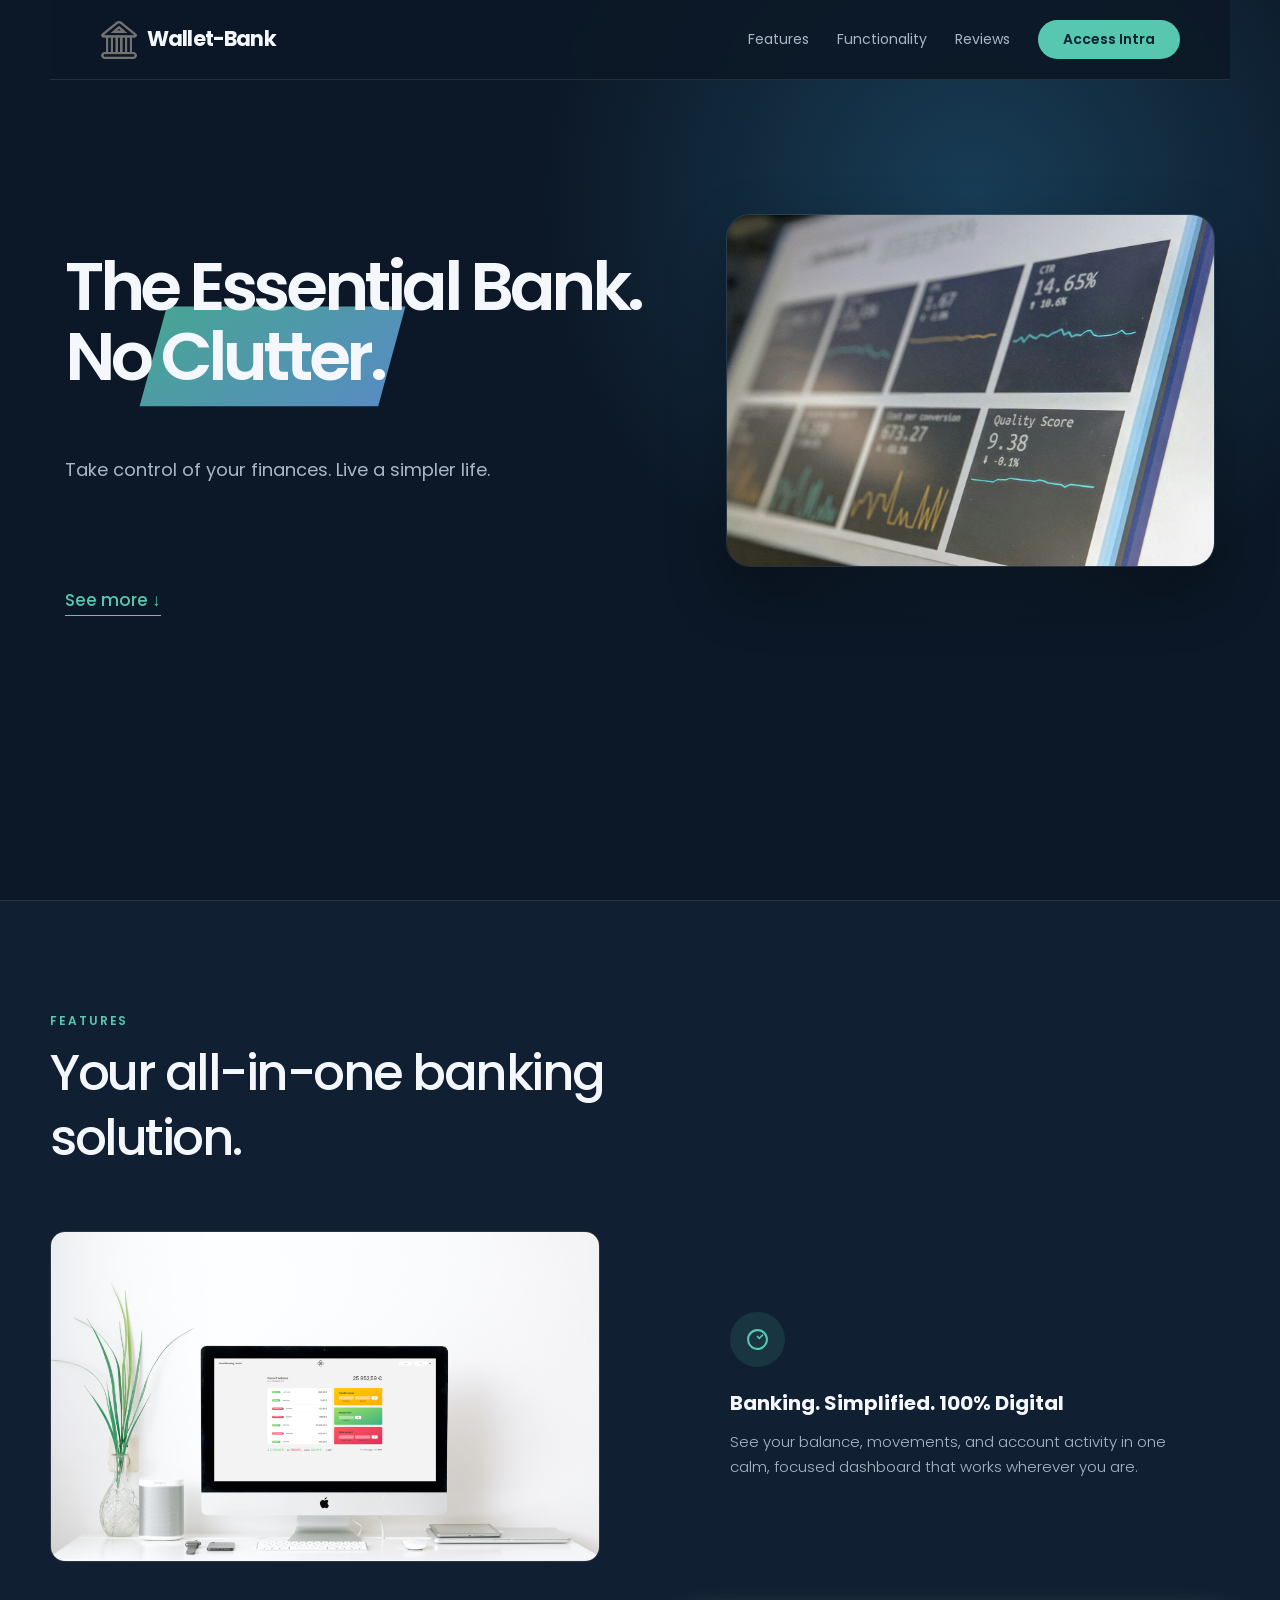
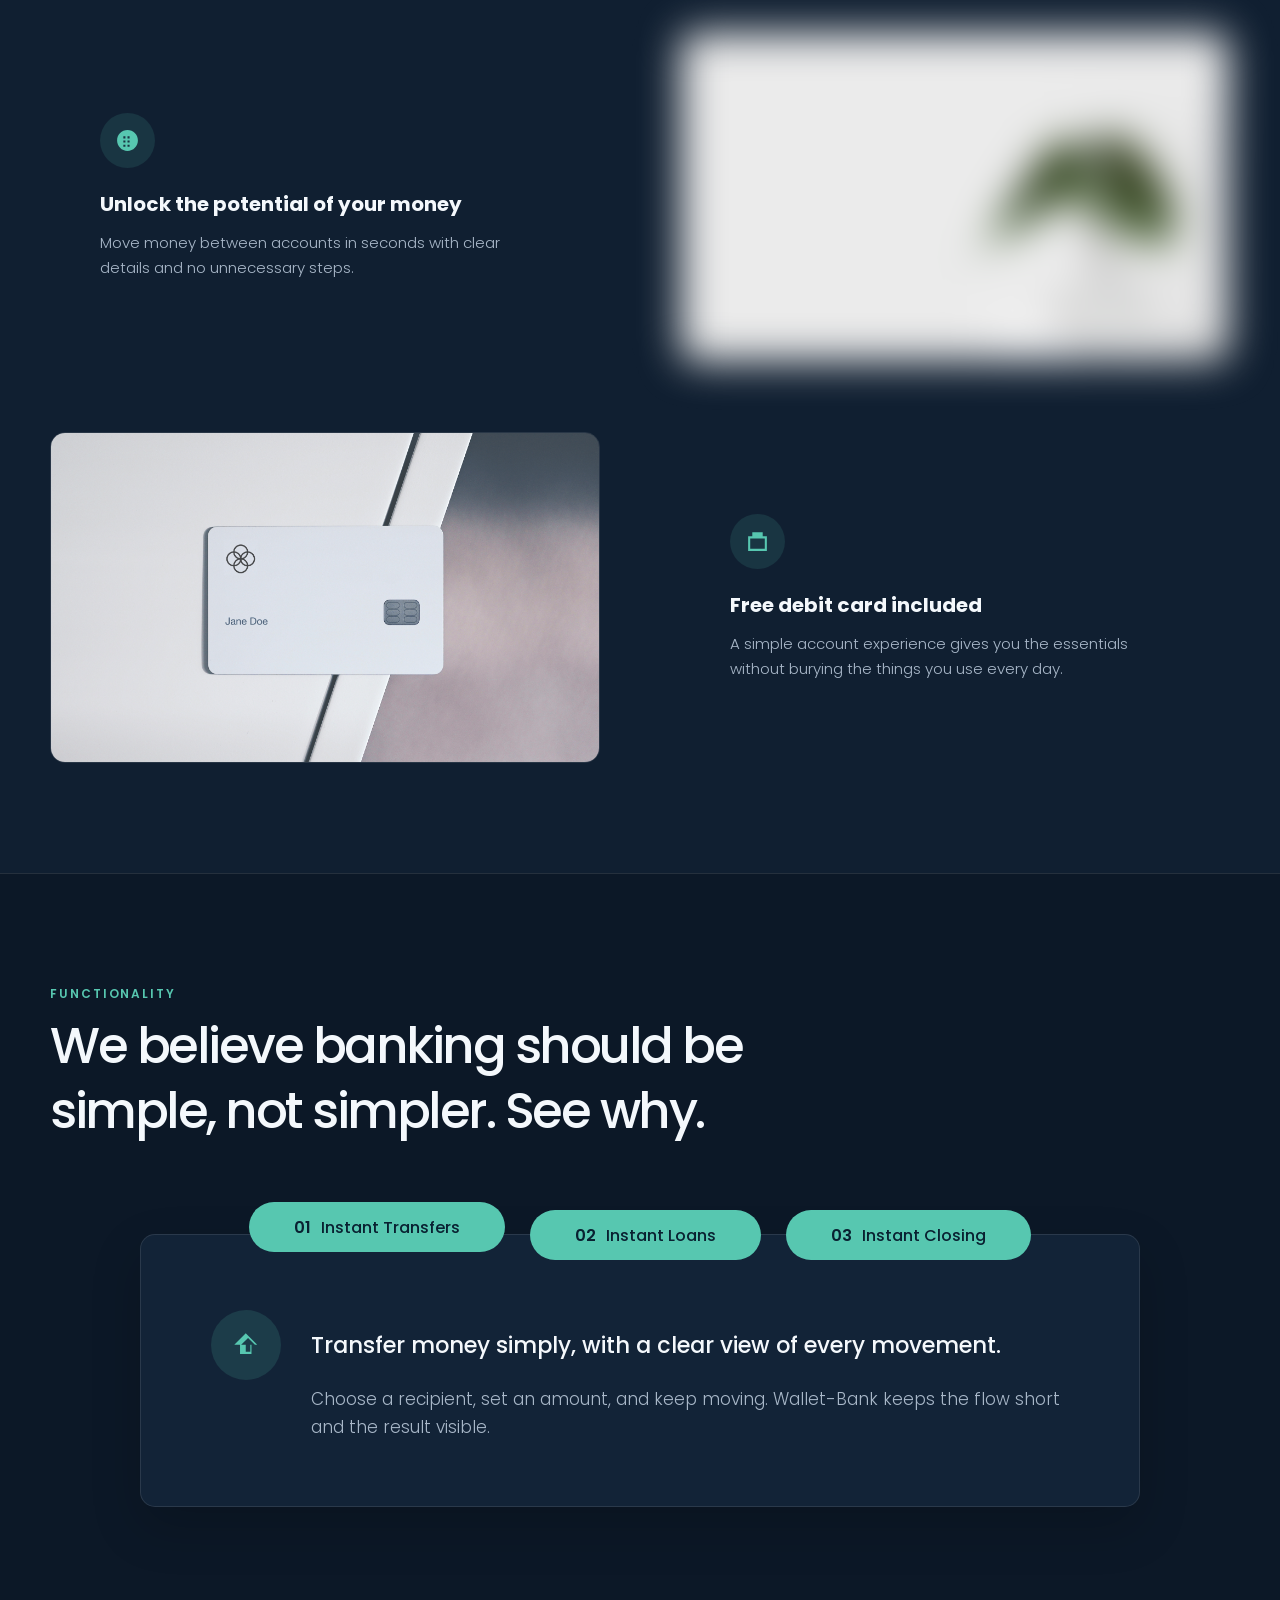
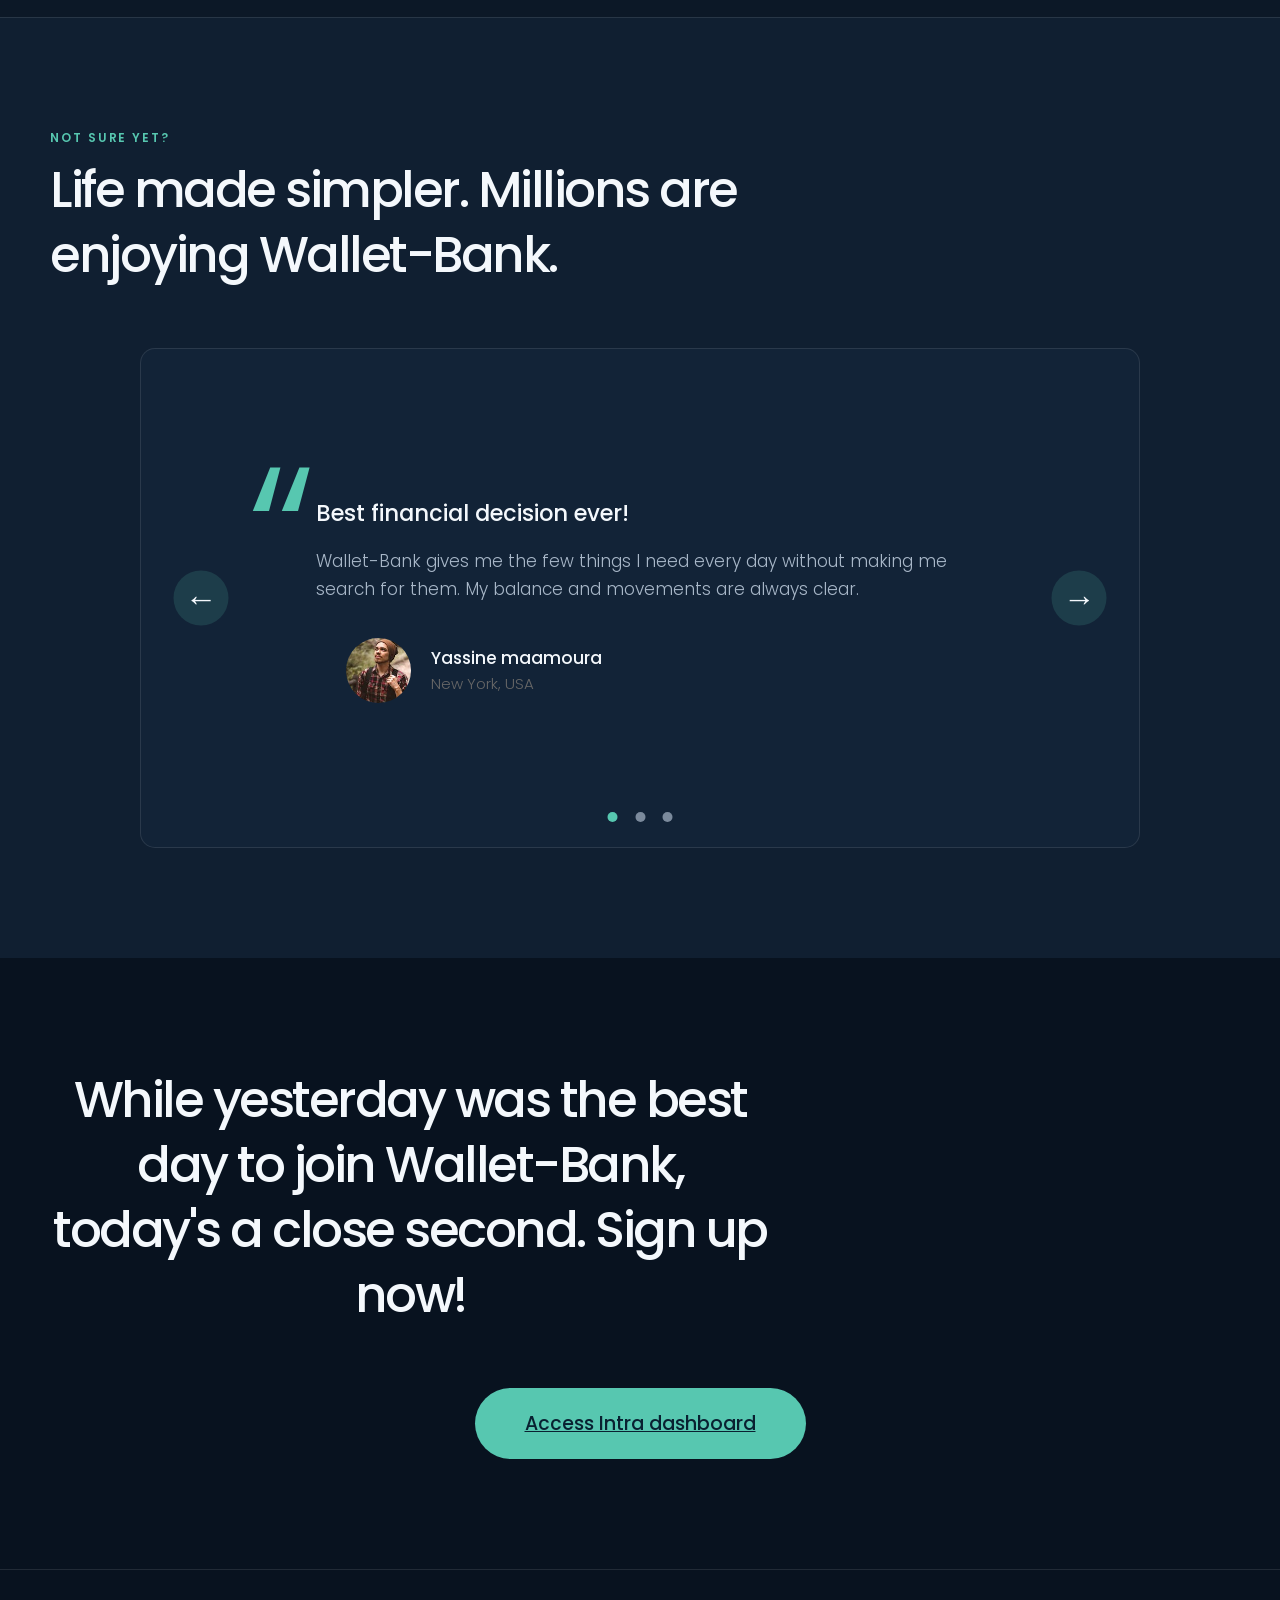
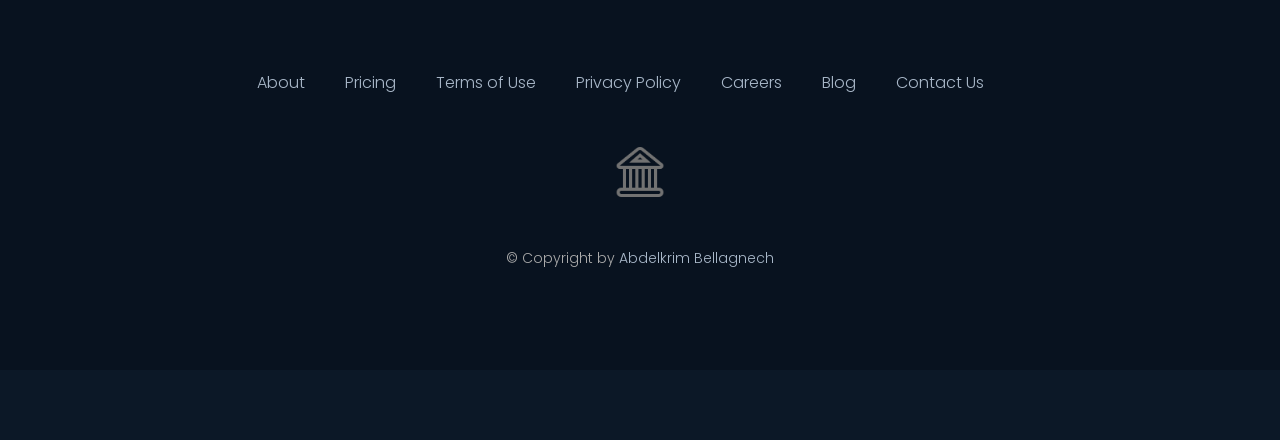
<file: index.html>
<!DOCTYPE html>
<html lang="en">
  <head>
    <meta charset="UTF-8" />
    <meta name="viewport" content="width=device-width, initial-scale=1.0" />
    <meta http-equiv="X-UA-Compatible" content="ie=edge" />
    <link rel="shortcut icon" type="image/png" href="img/logo.png" />

    <link
      href="https://fonts.googleapis.com/css?family=Poppins:300,400,500,600&display=swap"
      rel="stylesheet"
    />
    <link rel="stylesheet" href="style.css" />
    <title>Wallet-Bank</title>
  </head>
  <body>
    <header class="header">
      <nav class="nav">
        <div class="nav__logo-container">
          <img
            src="img/logo.png"
            alt="Wallet-Bank logo"
            class="nav__logo"
            id="logo"
            data-version-number="3.0"
          /><span class="nav__logo-text">Wallet-Bank</span>
        </div>

        <ul class="nav__links">
          <li class="nav__item">
            <a class="nav__link" href="#section--1">Features</a>
          </li>
          <li class="nav__item">
            <a class="nav__link" href="#section--2">Functionality</a>
          </li>
          <li class="nav__item">
            <a class="nav__link" href="#section--3">Reviews</a>
          </li>
          <li class="nav__item">
            <a class="nav__link nav__link--btn" href="Managing_Account_Part/"
              >Access Intra</a
            >
          </li>
        </ul>
      </nav>

      <div class="header__title">
        <h1>
          <span class="hero-line">The Essential Bank.</span>
          <span class="hero-line">No <span class="highlight">Clutter.</span></span>
        </h1>
        <h4>Take control of your finances. Live a simpler life.</h4>
        <button class="btn--text btn--scroll-to">See more &DownArrow;</button>
        <img
          src="img/heroo.png"
          class="header__img"
          alt="Minimalist bank items"
        />
      </div>
    </header>

    <section class="section" id="section--1">
      <div class="section__title">
        <h2 class="section__description">Features</h2>
        <h3 class="section__header">Your all-in-one banking solution.</h3>
      </div>

      <div class="features">
        <img
          src="img/digital-lazy.jpg"
          data-src="img/digital.jpg"
          alt="Computer"
          class="features__img lazy-img"
        />
        <div class="features__feature">
          <div class="features__icon">
            <svg
              xmlns="http://www.w3.org/2000/svg"
              viewBox="0 0 24 24"
              fill="currentColor"
            >
              <path
                d="M12 2C6.486 2 2 6.486 2 12s4.486 10 10 10 10-4.486 10-10S17.514 2 12 2zm0 18c-4.411 0-8-3.589-8-8s3.589-8 8-8 8 3.589 8 8-3.589 8-8 8zm.071-11.769l-1.071 1.072 2.707 2.707 4.146-4.147-1.071-1.072-3.075 3.074z"
              />
            </svg>
          </div>
          <h5 class="features__header">Banking. Simplified. 100% Digital</h5>
          <p>
            See your balance, movements, and account activity in one calm,
            focused dashboard that works wherever you are.
          </p>
        </div>

        <div class="features__feature">
          <div class="features__icon">
            <svg
              xmlns="http://www.w3.org/2000/svg"
              viewBox="0 0 24 24"
              fill="currentColor"
            >
              <path
                d="M12 2C6.486 2 2 6.486 2 12s4.486 10 10 10 10-4.486 10-10S17.514 2 12 2zm-2 16H8v-2h2v2zm0-4H8v-2h2v2zm0-4H8V8h2v2zm4 8h-2v-2h2v2zm0-4h-2v-2h2v2zm0-4h-2V8h2v2z"
              />
            </svg>
          </div>
          <h5 class="features__header">Unlock the potential of your money</h5>
          <p>
            Move money between accounts in seconds with clear details and no
            unnecessary steps.
          </p>
        </div>
        <img
          src="img/grow-lazy.jpg"
          data-src="img/grow.jpg"
          alt="Plant"
          class="features__img lazy-img"
        />

        <img
          src="img/card-lazy.jpg"
          data-src="img/card.jpg"
          alt="Credit card"
          class="features__img lazy-img"
        />
        <div class="features__feature">
          <div class="features__icon">
            <svg
              xmlns="http://www.w3.org/2000/svg"
              viewBox="0 0 24 24"
              fill="currentColor"
            >
              <path d="M21 7h-4V3H7v4H3v14h18V7zm-2 12H5V9h14v10z" />
            </svg>
          </div>
          <h5 class="features__header">Free debit card included</h5>
          <p>
            A simple account experience gives you the essentials without
            burying the things you use every day.
          </p>
        </div>
      </div>
    </section>

    <section class="section" id="section--2">
      <div class="section__title">
        <h2 class="section__description">Functionality</h2>
        <h3 class="section__header">
          We believe banking should be simple, not simpler. See why.
        </h3>
      </div>

      <div class="operations">
        <div class="operations__tab-container">
          <button
            class="btn operations__tab operations__tab--1 operations__tab--active"
            data-tab="1"
          >
            <span>01</span>Instant Transfers
          </button>
          <button class="btn operations__tab operations__tab--2" data-tab="2">
            <span>02</span>Instant Loans
          </button>
          <button class="btn operations__tab operations__tab--3" data-tab="3">
            <span>03</span>Instant Closing
          </button>
        </div>
        <div
          class="operations__content operations__content--1 operations__content--active"
        >
          <div class="operations__icon operations__icon--1">
            <svg
              xmlns="http://www.w3.org/2000/svg"
              viewBox="0 0 24 24"
              fill="currentColor"
            >
              <path
                d="M12 2L2 12h5v8h10v-8h5L12 2zm0 16v-6h-4l6-6 6 6h-4v6h-4z"
              />
            </svg>
          </div>
          <h5 class="operations__header">
            Transfer money simply, with a clear view of every movement.
          </h5>
          <p>
            Choose a recipient, set an amount, and keep moving. Wallet-Bank keeps
            the flow short and the result visible.
          </p>
        </div>

        <div class="operations__content operations__content--2">
          <div class="operations__icon operations__icon--2">
            <svg
              xmlns="http://www.w3.org/2000/svg"
              viewBox="0 0 24 24"
              fill="currentColor"
            >
              <path
                d="M21 3.741V21H3V3h11.259L21 3.741zm-2 13.518V5H5v12h14v-.741z"
              />
            </svg>
          </div>
          <h5 class="operations__header">
            Need cash fast? Explore our instant loan options
          </h5>
          <p>
            Request a loan from the dashboard with a transparent eligibility
            check and an immediate view of the updated balance.
          </p>
        </div>
        <div class="operations__content operations__content--3">
          <div class="operations__icon operations__icon--3">
            <svg
              xmlns="http://www.w3.org/2000/svg"
              viewBox="0 0 24 24"
              fill="currentColor"
            >
              <path
                d="M12 2C6.486 2 2 6.486 2 12s4.486 10 10 10 10-4.486 10-10S17.514 2 12 2zm-2 15h4v-2h-4v2zm2-4h-4v2h4v-2zm0-3h-4v2h4v-2zm4-1h-8v2h8v-2z"
              />
            </svg>
          </div>
          <h5 class="operations__header">
            Moving on? Easily close your account in seconds
          </h5>
          <p>
            If you are finished, closing your demo account takes only a few
            details and one deliberate action.
          </p>
        </div>
      </div>
    </section>

    <section class="section" id="section--3">
      <div class="section__title section__title--testimonials">
        <h2 class="section__description">Not sure yet?</h2>
        <h3 class="section__header">
          Life made simpler. Millions are enjoying Wallet-Bank.
        </h3>
      </div>

      <div class="slider">
        <div class="slide slide--1">
          <div class="testimonial">
            <h5 class="testimonial__header">Best financial decision ever!</h5>
            <blockquote class="testimonial__text">
              Wallet-Bank gives me the few things I need every day without
              making me search for them. My balance and movements are always
              clear.
            </blockquote>
            <address class="testimonial__author">
              <img src="img/user-1.jpg" alt="" class="testimonial__photo" />
              <h6 class="testimonial__name">Yassine maamoura</h6>
              <p class="testimonial__location">New York, USA</p>
            </address>
          </div>
        </div>

        <div class="slide slide--2">
          <div class="testimonial">
            <h5 class="testimonial__header">
              The journey to simplicity starts now. Unpack your life, not your
              belongings.
            </h5>
            <blockquote class="testimonial__text">
              I can move money, check a transaction, and get back to my day in
              a few clicks. The experience stays calm even when life is busy.
            </blockquote>
            <address class="testimonial__author">
              <img src="img/user-2.jpg" alt="" class="testimonial__photo" />
              <h6 class="testimonial__name">Miyah Miles</h6>
              <p class="testimonial__location">London, UK</p>
            </address>
          </div>
        </div>

        <div class="slide slide--3">
          <div class="testimonial">
            <h5 class="testimonial__header">
              Welcome to the future of banking.
            </h5>
            <blockquote class="testimonial__text">
              The interface feels focused and predictable. I always know where
              my money is and what happened to it.
            </blockquote>
            <address class="testimonial__author">
              <img src="img/user-3.jpg" alt="" class="testimonial__photo" />
              <h6 class="testimonial__name">Francisco Gomes</h6>
              <p class="testimonial__location">Lisbon, Portugal</p>
            </address>
          </div>
        </div>

        <button class="slider__btn slider__btn--left">&larr;</button>
        <button class="slider__btn slider__btn--right">&rarr;</button>
        <div class="dots"></div>
      </div>
    </section>

    <section class="section section--sign-up">
      <div class="section__title">
        <h3 class="section__header">
          While yesterday was the best day to join Wallet-Bank, today's a close
          second. Sign up now!
        </h3>
      </div>
      <a class="btn" href="Managing_Account_Part/">Access Intra dashboard</a>
    </section>

    <footer class="footer">
      <ul class="footer__nav">
        <li class="footer__item">
          <a class="footer__link" href="#">About</a>
        </li>
        <li class="footer__item">
          <a class="footer__link" href="#">Pricing</a>
        </li>
        <li class="footer__item">
          <a class="footer__link" href="#">Terms of Use</a>
        </li>
        <li class="footer__item">
          <a class="footer__link" href="#">Privacy Policy</a>
        </li>
        <li class="footer__item">
          <a class="footer__link" href="#">Careers</a>
        </li>
        <li class="footer__item">
          <a class="footer__link" href="#">Blog</a>
        </li>
        <li class="footer__item">
          <a class="footer__link" href="#">Contact Us</a>
        </li>
      </ul>
      <img src="img/logo.png" alt="Logo" class="footer__logo" />
      <p class="footer__copyright">
        &copy; Copyright by
        <a class="footer__link twitter-link" target="_blank" href="#"
          >Abdelkrim Bellagnech</a
        >
      </p>
    </footer>

    <script src="script.js"></script>
    <!-- <script src="lectureSummary.js"></script> -->
  </body>
</html>
</file>
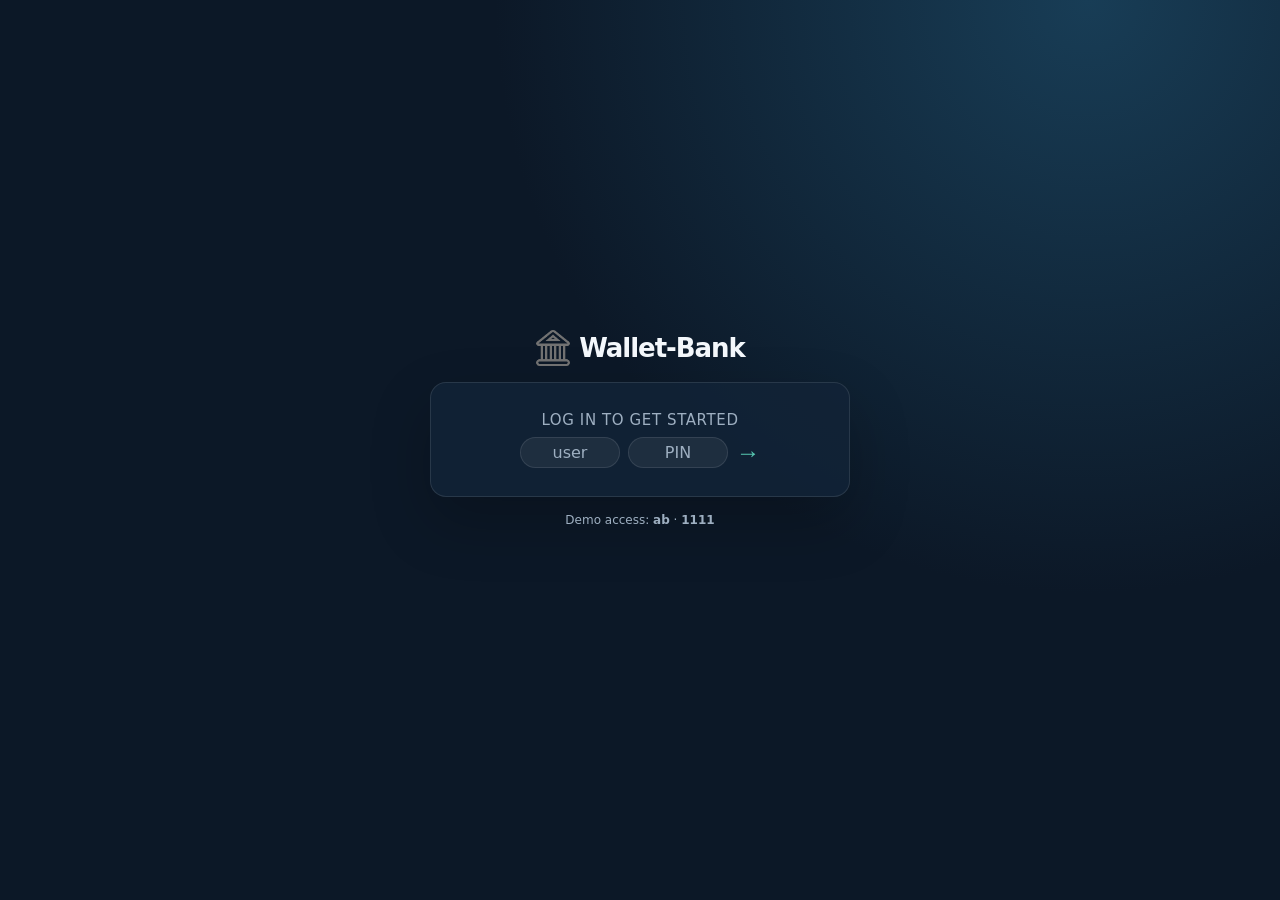
<file: Managing_Account_Part/index.html>
<!DOCTYPE html>
<html lang="en">
  <head>
    <meta charset="UTF-8" />
    <meta name="viewport" content="width=device-width, initial-scale=1.0" />
    <meta http-equiv="X-UA-Compatible" content="ie=edge" />
    <link rel="shortcut icon" type="image/png" href="/icon.png" />

    <link
      href="https://fonts.googleapis.com/css?family=Poppins:400,500,600&display=swap"
      rel="stylesheet"
    />

    <link rel="stylesheet" href="style.css" />
    <title>Wallet-Bank Account</title>
  </head>
  <body>
    <nav>
      <a class="account-brand" href="../">
        <img src="logo.png" alt="" class="logo" />
        <span>Wallet-Bank</span>
      </a>
      <div class="account-nav__center">
        <p class="welcome">Log in to get started</p>
        <form class="login">
          <input
            type="text"
            placeholder="user"
            class="login__input login__input--user"
            aria-label="Username"
            autocomplete="username"
          />
          <input
            type="password"
            placeholder="PIN"
            maxlength="4"
            class="login__input login__input--pin"
            aria-label="PIN"
            autocomplete="current-password"
          />
          <button class="login__btn" type="submit" aria-label="Log in">
            &rarr;
          </button>
        </form>
      </div>
      <div class="account-nav__meta">
        <p class="login__hint">Demo access: <strong>ab</strong> · <strong>1111</strong></p>
        <p class="login__feedback" aria-live="polite"></p>
      </div>
    </nav>

    <main class="app">
      <div class="balance">
        <div>
          <p class="balance__label">Current balance</p>
          <p class="balance__date">
            As of <span class="date">05/03/2037</span>
          </p>
        </div>
        <p class="balance__value">0000€</p>
      </div>

      <div class="movements">
        <div class="movements__row">
          <div class="movements__type movements__type--deposit">2 deposit</div>
          <div class="movements__date">3 days ago</div>
          <div class="movements__value">4 000€</div>
        </div>
        <div class="movements__row">
          <div class="movements__type movements__type--withdrawal">
            1 withdrawal
          </div>
          <div class="movements__date">24/01/2037</div>
          <div class="movements__value">-378€</div>
        </div>
      </div>

      <div class="summary">
        <p class="summary__label">In</p>
        <p class="summary__value summary__value--in">0000€</p>
        <p class="summary__label">Out</p>
        <p class="summary__value summary__value--out">0000€</p>
        <p class="summary__label">Interest</p>
        <p class="summary__value summary__value--interest">0000€</p>
        <button class="btn--sort">&downarrow; SORT</button>
      </div>

      <div class="operation operation--transfer">
        <h2>Transfer money</h2>
        <form class="form form--transfer">
          <input
            type="text"
            class="form__input form__input--to"
            placeholder="Username"
            aria-label="Transfer recipient username"
          />
          <input
            type="number"
            class="form__input form__input--amount"
            placeholder="0.00"
            min="1"
            aria-label="Transfer amount"
          />
          <button class="form__btn form__btn--transfer" type="submit">
            &rarr;
          </button>
          <label class="form__label">Transfer to</label>
          <label class="form__label">Amount</label>
        </form>
      </div>

      <div class="operation operation--loan">
        <h2>Request loan</h2>
        <form class="form form--loan">
          <input
            type="number"
            class="form__input form__input--loan-amount"
            placeholder="0.00"
            min="1"
            aria-label="Loan amount"
          />
          <button class="form__btn form__btn--loan" type="submit">&rarr;</button>
          <label class="form__label form__label--loan">Amount</label>
        </form>
      </div>

      <div class="operation operation--close">
        <h2>Close account</h2>
        <form class="form form--close">
          <input type="text" class="form__input form__input--user" />
          <input
            type="password"
            maxlength="6"
            class="form__input form__input--pin"
          />
          <button class="form__btn form__btn--close">&rarr;</button>
          <label class="form__label">Confirm user</label>
          <label class="form__label">Confirm PIN</label>
        </form>
      </div>

      <p class="logout-timer">
        You will be logged out in <span class="timer">05:00</span>
      </p>
    </main>

    <script type="module" src="script.js"></script>
  </body>
</html>
</file>
<file: style.css>
/* The page is NOT responsive. You can implement responsiveness yourself if you wanna have some fun 😃 */

:root {
  --color-primary: #3498db; /* Light Blue */
  --color-secondary: #e74c3c; /* Red */
  --color-tertiary: #f1c40f; /* Yellow */
  --color-primary-darker: #2980b9; /* Darker Blue */
  --color-secondary-darker: #c0392b; /* Darker Red */
  --color-tertiary-darker: #f39c12; /* Darker Yellow */
  --color-primary-opacity: #3498db3a; /* Light Blue with Opacity */
  --color-secondary-opacity: #e74c3c31; /* Red with Opacity */
  --color-tertiary-opacity: #f1c40f2d; /* Yellow with Opacity */
  --gradient-primary: linear-gradient(to bottom right, #3498db, #ffffff); /* Blue to Green */
  --gradient-secondary: linear-gradient(to bottom right, #ff1900, #ffffff); /* Red to Orange */
}


* {
  margin: 0;
  padding: 0;
  box-sizing: inherit;
}

html {
  font-size: 62.5%;
  box-sizing: border-box;
}

body {
  font-family: 'Poppins', sans-serif;
  font-weight: 300;
  color: #444;
  line-height: 1.9;
  background-color: #f3f3f3;
}

/* GENERAL ELEMENTS */
.section {
  padding: 15rem 3rem;
  border-top: 1px solid #ddd;

  transition: transform 1s, opacity 1s;
}

.section--hidden {
  opacity: 0;
  transform: translateY(8rem);
}

.section__title {
  max-width: 80rem;
  margin: 0 auto 8rem auto;
}

.section__description {
  font-size: 1.8rem;
  font-weight: 600;
  text-transform: uppercase;
  color: var(--color-primary);
  margin-bottom: 1rem;
}

.section__header {
  font-size: 4rem;
  line-height: 1.3;
  font-weight: 500;
}

.btn {
  display: inline-block;
  background-color: var(--color-primary);
  font-size: 1.6rem;
  font-family: inherit;
  font-weight: 500;
  border: none;
  padding: 1.25rem 4.5rem;
  border-radius: 10rem;
  cursor: pointer;
  transition: all 0.3s;
}

.btn:hover {
  background-color: var(--color-primary-darker);
}

.btn--text {
  display: inline-block;
  background: none;
  font-size: 1.7rem;
  font-family: inherit;
  font-weight: 500;
  color: var(--color-primary);
  border: none;
  border-bottom: 1px solid currentColor;
  padding-bottom: 2px;
  cursor: pointer;
  transition: all 0.3s;
}

p {
  color: #666;
}

/* This is BAD for accessibility! Don't do in the real world! */
button:focus {
  outline: none;
}

img {
  transition: filter 0.5s;
}

.lazy-img {
  filter: blur(20px);
}

/* NAVIGATION */
.nav {
  display: flex;
  justify-content: space-between;
  align-items: center;
  height: 9rem;
  width: 100%;
  padding: 0 6rem;
  z-index: 100;
}

/* nav and stickly class at the same time */
.nav.sticky {
  position: fixed;
  background-color: rgba(255, 255, 255, 0.95);
}

.nav__logo-container {
  display: flex;
  align-items: center;
}

.nav__logo {
  height: 4.5rem;
  margin-right: 10px; /* Space between logo and text */
  transition: all 0.3s;
}

.nav__logo-text {
  font-weight: bold; 
  font-size: 2.7rem; 
  margin-top: 10px;
}

.nav__links {
  display: flex;
  align-items: center;
  list-style: none;
}

.nav__item {
  margin-left: 4rem;
}

.nav__link:link,
.nav__link:visited {
  font-size: 1.7rem;
  font-weight: 400;
  color: inherit;
  text-decoration: none;
  display: block;
  transition: all 0.3s;
}

.nav__link--btn:link,
.nav__link--btn:visited {
  padding: 0.8rem 2.5rem;
  border-radius: 3rem;
  background-color: var(--color-primary);
  color: #222;
}

.nav__link--btn:hover,
.nav__link--btn:active {
  color: inherit;
  background-color: var(--color-primary-darker);
  color: #333;
}

/* HEADER */
.header {
  padding: 0 3rem;
  height: 100vh;
  display: flex;
  flex-direction: column;
  align-items: center;
}

.header__title {
  flex: 1;

  max-width: 115rem;
  display: grid;
  grid-template-columns: 3fr 2fr;
  row-gap: 3rem;
  align-content: center;
  justify-content: center;

  align-items: start;
  justify-items: start;
}

h1 {
  font-size: 5.5rem;
  line-height: 1.35;
}

h4 {
  font-size: 2.4rem;
  font-weight: 500;
}

.header__img {
  width: 80%;
  border-radius: 2%;
  grid-column: 2 / 3;
  grid-row: 1 / span 2;
  transform: translate(10rem, 0rem);
}

.highlight {
  position: relative;
}

.highlight::after {
  display: block;
  content: '';
  position: absolute;
  bottom: 0;
  left: 0;
  height: 100%;
  width: 100%;
  z-index: -1;
  opacity: 0.7;
  transform: scale(1.07, 1.05) skewX(-15deg);
  background-image: var(--gradient-primary);
}

/* FEATURES */
.features {
  display: grid;
  grid-template-columns: 1fr 1fr;
  gap: 4rem;
  margin: 0 12rem;
}

.features__img {
  width: 100%;
}

.features__feature {
  align-self: center;
  justify-self: center;
  width: 70%;
  font-size: 1.5rem;
}

.features__icon {
  display: flex;
  align-items: center;
  justify-content: center;
  background-color: var(--color-primary-opacity);
  height: 5.5rem;
  width: 5.5rem;
  border-radius: 50%;
  margin-bottom: 2rem;
}

.features__icon svg {
  height: 2.5rem;
  width: 2.5rem;
  fill: var(--color-primary);
}

.features__header {
  font-size: 2rem;
  margin-bottom: 1rem;
}

/* OPERATIONS */
.operations {
  max-width: 100rem;
  margin: 12rem auto 0 auto;

  background-color: #fff;
}

.operations__tab-container {
  display: flex;
  justify-content: center;
}

.operations__tab {
  margin-right: 2.5rem;
  transform: translateY(-50%);
}

.operations__tab span {
  margin-right: 1rem;
  font-weight: 600;
  display: inline-block;
}

.operations__tab--1 {
  background-color: var(--color-secondary);
}

.operations__tab--1:hover {
  background-color: var(--color-secondary-darker);
}

.operations__tab--3 {
  background-color: var(--color-tertiary);
  margin: 0;
}

.operations__tab--3:hover {
  background-color: var(--color-tertiary-darker);
}

.operations__tab--active {
  transform: translateY(-66%);
}

.operations__content {
  display: none;

  /* JUST PRESENTATIONAL */
  font-size: 1.7rem;
  padding: 2.5rem 7rem 6.5rem 7rem;
}

.operations__content--active {
  display: grid;
  grid-template-columns: 7rem 1fr;
  column-gap: 3rem;
  row-gap: 0.5rem;
}

.operations__header {
  font-size: 2.25rem;
  font-weight: 500;
  align-self: center;
}

.operations__icon {
  display: flex;
  align-items: center;
  justify-content: center;
  height: 7rem;
  width: 7rem;
  border-radius: 50%;
}

.operations__icon svg {
  height: 2.75rem;
  width: 2.75rem;
}

.operations__content p {
  grid-column: 2;
}

.operations__icon--1 {
  background-color: var(--color-secondary-opacity);
}
.operations__icon--2 {
  background-color: var(--color-primary-opacity);
}
.operations__icon--3 {
  background-color: var(--color-tertiary-opacity);
}
.operations__icon--1 svg {
  fill: var(--color-secondary-darker);
}
.operations__icon--2 svg {
  fill: var(--color-primary);
}
.operations__icon--3 svg {
  fill: var(--color-tertiary);
}

/* SLIDER */
.slider {
  max-width: 100rem;
  height: 50rem;
  margin: 0 auto;
  position: relative;

  /* IN THE END */
  overflow: hidden;
}

.slide {
  position: absolute;
  top: 0;
  width: 100%;
  height: 50rem;

  display: flex;
  align-items: center;
  justify-content: center;

  /* THIS creates the animation! */
  transition: transform 1s;
}

.slide > img {
  /* Only for images that have different size than slide */
  width: 100%;
  height: 100%;
  object-fit: cover;
}

.slider__btn {
  position: absolute;
  top: 50%;
  z-index: 10;

  border: none;
  background: rgba(255, 255, 255, 0.7);
  font-family: inherit;
  color: #333;
  border-radius: 50%;
  height: 5.5rem;
  width: 5.5rem;
  font-size: 3.25rem;
  cursor: pointer;
}

.slider__btn--left {
  left: 6%;
  transform: translate(-50%, -50%);
}

.slider__btn--right {
  right: 6%;
  transform: translate(50%, -50%);
}

.dots {
  position: absolute;
  bottom: 5%;
  left: 50%;
  transform: translateX(-50%);
  display: flex;
}

.dots__dot {
  border: none;
  background-color: #b9b9b9;
  opacity: 0.7;
  height: 1rem;
  width: 1rem;
  border-radius: 50%;
  margin-right: 1.75rem;
  cursor: pointer;
  transition: all 0.5s;

  /* Only necessary when overlying images */
  /* box-shadow: 0 0.6rem 1.5rem rgba(0, 0, 0, 0.7); */
}

.dots__dot:last-child {
  margin: 0;
}

.dots__dot--active {
  /* background-color: #fff; */
  background-color: #888;
  opacity: 1;
}

/* TESTIMONIALS */
.testimonial {
  width: 65%;
  position: relative;
}

.testimonial::before {
  content: '\201C';
  position: absolute;
  top: -5.7rem;
  left: -6.8rem;
  line-height: 1;
  font-size: 20rem;
  font-family: inherit;
  color: var(--color-primary);
  z-index: -1;
}

.testimonial__header {
  font-size: 2.25rem;
  font-weight: 500;
  margin-bottom: 1.5rem;
}

.testimonial__text {
  font-size: 1.7rem;
  margin-bottom: 3.5rem;
  color: #666;
}

.testimonial__author {
  margin-left: 3rem;
  font-style: normal;

  display: grid;
  grid-template-columns: 6.5rem 1fr;
  column-gap: 2rem;
}

.testimonial__photo {
  grid-row: 1 / span 2;
  width: 6.5rem;
  border-radius: 50%;
}

.testimonial__name {
  font-size: 1.7rem;
  font-weight: 500;
  align-self: end;
  margin: 0;
}

.testimonial__location {
  font-size: 1.5rem;
}

.section__title--testimonials {
  margin-bottom: 4rem;
}

/* SIGNUP */
.section--sign-up {
  background-color: #37383d;
  border-top: none;
  border-bottom: 1px solid #444;
  text-align: center;
  padding: 10rem 3rem;
}

.section--sign-up .section__header {
  color: #fff;
  text-align: center;
}

.section--sign-up .section__title {
  margin-bottom: 6rem;
}

.section--sign-up .btn {
  font-size: 1.9rem;
  padding: 2rem 5rem;
}

/* FOOTER */
.footer {
  padding: 10rem 3rem;
  background-color: #37383d;
}

.footer__nav {
  list-style: none;
  display: flex;
  justify-content: center;
  margin-bottom: 5rem;
}

.footer__item {
  margin-right: 4rem;
}

.footer__link {
  font-size: 1.6rem;
  color: #eee;
  text-decoration: none;
}

.footer__logo {
  height: 5rem;
  display: block;
  margin: 0 auto;
  margin-bottom: 5rem;
}

.footer__copyright {
  font-size: 1.4rem;
  color: #aaa;
  text-align: center;
}

.footer__copyright .footer__link {
  font-size: 1.4rem;
}

/* Wallet-Bank product styling */
:root {
  --color-primary: #57c7b0;
  --color-primary-darker: #36a993;
  --color-secondary: #6aa9e8;
  --color-tertiary: #f3b45b;
  --ink: #f4f8fc;
  --muted-ink: #a8b7c8;
  --navy: #0c1827;
  --navy-soft: #122337;
  --line: rgba(255, 255, 255, 0.1);
  --gradient-primary: linear-gradient(135deg, #57c7b0, #6aa9e8);
}

body {
  color: var(--ink);
  background: var(--navy);
  line-height: 1.65;
}

.header {
  min-height: 100vh;
  height: auto;
  padding: 0 4rem 7rem;
  background: radial-gradient(circle at 76% 22%, #183d56 0, var(--navy) 36%);
}

.nav {
  max-width: 118rem;
  height: 8rem;
  margin: 0 auto;
  padding: 0;
}

.nav.sticky {
  left: 0;
  right: 0;
  width: 100%;
  padding: 0 max(4rem, calc((100% - 118rem) / 2));
  border-bottom: 1px solid var(--line);
  background: rgba(12, 24, 39, 0.92);
  backdrop-filter: blur(1.2rem);
}

.nav__logo {
  height: 3.8rem;
  margin-right: 0.9rem;
}

.nav__logo-text {
  margin: 0;
  color: var(--ink);
  font-size: 2.1rem;
  letter-spacing: -0.04em;
}

.nav__item {
  margin-left: 2.8rem;
}

.nav__link:link,
.nav__link:visited {
  color: var(--muted-ink);
  font-size: 1.4rem;
}

.nav__link:hover {
  color: var(--ink);
}

.nav__link--btn:link,
.nav__link--btn:visited {
  color: #092131;
  background: var(--color-primary);
  font-weight: 600;
}

.header__title {
  width: min(100%, 118rem);
  min-height: calc(100vh - 8rem);
  margin: 0 auto;
  grid-template-columns: 1fr 0.8fr;
  align-content: center;
  gap: 2rem 5rem;
}

h1 {
  max-width: 70rem;
  color: var(--ink);
  font-size: clamp(4rem, 6vw, 6.8rem);
  font-weight: 600;
  letter-spacing: -0.065em;
  line-height: 1.02;
}

.hero-line {
  display: block;
  white-space: nowrap;
}

h4 {
  max-width: 48rem;
  color: var(--muted-ink);
  font-size: 1.8rem;
  font-weight: 400;
}

.header__title > h4,
.header__title > .btn--text {
  transform: none;
}

.header__title > h1 {
  transform: translateY(1cm);
}

.header__img {
  width: 100%;
  max-height: 42rem;
  object-fit: cover;
  border: 1px solid var(--line);
  border-radius: 2.4rem;
  box-shadow: 0 2.5rem 6rem rgba(0, 0, 0, 0.3);
  transform: none;
}

.highlight::after {
  background: var(--gradient-primary);
  opacity: 0.8;
}

.section {
  padding: 11rem 4rem;
  border-color: var(--line);
  background: var(--navy);
}

.section:nth-of-type(odd) {
  background: #101f31;
}

.section__title {
  max-width: 118rem;
  margin-bottom: 6rem;
}

.section__description {
  color: var(--color-primary);
  font-size: 1.2rem;
  letter-spacing: 0.16em;
}

.section__header {
  max-width: 72rem;
  color: var(--ink);
  font-size: clamp(3rem, 5vw, 5rem);
  letter-spacing: -0.05em;
}

.features {
  max-width: 118rem;
  margin: 0 auto;
  gap: 7rem 8rem;
}

.features__img {
  min-height: 30rem;
  object-fit: cover;
  border-radius: 1.5rem;
  border: 1px solid var(--line);
}

.features__feature {
  width: 82%;
  color: var(--muted-ink);
  font-size: 1.5rem;
}

.features__icon {
  background: rgba(87, 199, 176, 0.13);
}

.features__icon svg {
  fill: var(--color-primary);
}

.features__header,
.operations__header,
.testimonial__header {
  color: var(--ink);
}

.features__feature p,
.operations__content p,
.testimonial__text {
  color: var(--muted-ink);
}

.operations {
  max-width: 100rem;
  margin-top: 9rem;
  border: 1px solid var(--line);
  border-radius: 1.5rem;
  background: var(--navy-soft);
  box-shadow: 0 2rem 5rem rgba(0, 0, 0, 0.18);
}

.operations__tab {
  color: #092131;
  background: var(--color-primary);
}

.operations__tab--1,
.operations__tab--1:hover {
  background: var(--color-primary);
}

.operations__tab--3,
.operations__tab--3:hover {
  background: var(--color-tertiary);
}

.operations__content {
  padding: 2.5rem 7rem 6.5rem;
}

.operations__icon--1 {
  background: rgba(87, 199, 176, 0.15);
}

.operations__icon--1 svg,
.operations__icon--2 svg {
  fill: var(--color-primary);
}

.operations__icon--3 {
  background: rgba(243, 180, 91, 0.15);
}

.operations__icon--3 svg {
  fill: var(--color-tertiary);
}

.slider {
  max-width: 100rem;
  border: 1px solid var(--line);
  border-radius: 1.5rem;
  background: var(--navy-soft);
}

.testimonial::before {
  color: var(--color-primary);
}

.slider__btn {
  color: var(--ink);
  background: rgba(87, 199, 176, 0.16);
}

.dots__dot {
  background-color: var(--muted-ink);
}

.dots__dot--active {
  background-color: var(--color-primary);
}

.section--sign-up,
.footer {
  background: #08121f;
}

.section--sign-up .section__header {
  color: var(--ink);
}

.btn {
  color: #092131;
  background: var(--color-primary);
}

.btn:hover {
  background: var(--color-primary-darker);
}

.btn--text {
  color: var(--color-primary);
}

.footer__link {
  color: var(--muted-ink);
}

@media (max-width: 760px) {
  .header,
  .section {
    padding-right: 2rem;
    padding-left: 2rem;
  }

  .nav {
    height: auto;
    min-height: 8rem;
  }

  .nav__links {
    gap: 0.8rem;
  }

  .nav__item {
    margin-left: 0.8rem;
  }

  .nav__item:not(:last-child) {
    display: none;
  }

  .header__title {
    display: flex;
    flex-direction: column;
    gap: 2rem;
    padding: 7rem 0 4rem;
  }

  h1 {
    max-width: 32rem;
    font-size: clamp(2.2rem, 9vw, 4.5rem);
    line-height: 1.04;
  }

  .header__img {
    order: 4;
  }

  .features {
    grid-template-columns: 1fr;
    gap: 3rem;
  }

  .features__feature {
    width: 100%;
  }

  .operations__tab-container {
    flex-wrap: wrap;
    gap: 1rem;
    padding: 1.5rem;
  }

  .operations__tab {
    margin: 0;
    transform: none;
  }

  .operations__tab--active {
    transform: none;
  }

  .operations__content {
    padding: 2rem;
  }

  .operations__content--active {
    grid-template-columns: 5.5rem 1fr;
  }

  .operations__icon {
    width: 5.5rem;
    height: 5.5rem;
  }

  .slider {
    height: 42rem;
  }

  .slide {
    height: 42rem;
  }
}

/* COOKIE MESSAGE */
.cookie-message {
  display: flex;
  align-items: center;
  justify-content: space-evenly;
  width: 100%;
  background-color: white;
  color: #bbb;
  font-size: 1.5rem;
  font-weight: 400;
}
</file>
<file: Managing_Account_Part/style.css>
* {
  margin: 0;
  padding: 0;
  box-sizing: inherit;
}

html {
  font-size: 62.5%;
  box-sizing: border-box;
}

body {
  font-family: "Rubik", sans-serif;
  color: #444;
  padding: 2rem;
  background-image: linear-gradient(to bottom right, #FDFCFB, #E2D1C3);

}

nav {
  display: flex;
  justify-content: space-between;
  align-items: center;
  padding: 2rem 2rem;
}

.welcome {
  font-size: 2.8rem;
  font-weight: 500;
  color: rgba(138, 138, 138, 0.8);
  text-transform: uppercase;
  font-family: "Rubik Moonrocks", sans-serif;
}

.logo {
  height: 7rem;
}

.login {
  display: flex;
}

.login__input {
  border: none;
  padding: 0.5rem 2rem;
  font-size: 1.6rem;
  font-family: inherit;
  text-align: center;
  width: 12rem;
  border-radius: 10rem;
  margin-right: 1rem;
  color: inherit;
  border: 2px solid rgba(131, 131, 131, 0.6);
  transition: all 0.2s;
}

.login__input:focus {
  outline: none;
  border: 2px solid rgba(0, 0, 0, 0.6);
}

.login__input::placeholder {
  color: #bbb;
}

.login__btn {
  border: none;
  background: none;
  font-size: 2.4rem;
  color: rgba(80, 80, 80, 0.8);
  cursor: pointer;
  transition: all 0.3s;
}

.login__btn:hover,
.login__btn:focus,
.btn--sort:hover,
.btn--sort:focus {
  outline: none;
  color: #555;
}
.app {
  position: relative;
  max-width: 100rem;
  margin: 4rem auto;
  display: grid;
  grid-template-columns: 4fr 3fr;
  grid-template-rows: auto repeat(3, 15rem) auto;
  gap: 2rem;
  border: 2.4px solid rgba(81, 81, 81, 0.4);
  padding: 0.6rem;
  border-radius: 1.5rem;

  opacity: 0;
  transition: all 1s;
}

.balance {
  grid-column: 1 / span 2;
  display: flex;
  align-items: flex-end;
  justify-content: space-between;
  margin-bottom: 2rem;
}

.balance__label {
  font-size: 3rem;
  font-weight: 500;
  font-family: "Rubik Moonrocks", sans-serif;
  color: #333;
}

.balance__date {
  font-size: 1.6rem;
}

.balance__value {
  font-size: 4.5rem;
  font-weight: 400;
}

.movements {
  grid-row: 2 / span 3;
  background-color: rgba(255, 255, 255, 0.6);
  border-radius: 1.5rem;
  overflow: scroll;
}

.movements__row {
  padding: 2.25rem 4rem;
  display: flex;
  align-items: center;
  border-bottom: 2.5px solid rgba(255, 255, 255, 0.8);
}

.movements__type {
  font-size: 1.4rem;
  text-transform: uppercase;
  font-weight: 500;
  color: rgba(230, 221, 221, 0.8);
  padding: 0.1rem 1rem;
  border-radius: 15rem;
  margin-right: 2rem;
  padding: 0.6rem;
  font-weight: bold;
  border: 2px solid rgba(255, 255, 255, 0.6);
}

.movements__date {
  font-size: 1.2rem;
  text-transform: uppercase;
  font-weight: 500;
  color: #666;
}
.movements__type--deposit {
  background-image: linear-gradient(to top left, #39b385, #9be15d);
}

.movements__type--withdrawal {
  background-image: linear-gradient(to top left, #e52a5a, #ff585f);
}

.movements__value {
  font-size: 1.7rem;
  margin-left: auto;
}

.summary {
  grid-row: 5 / 6;
  display: flex;
  align-items: baseline;
  padding: 0 0.3rem;
  margin-top: 1rem;
}

.summary__label {
  font-size: 1.2rem;
  font-weight: 500;
  text-transform: uppercase;
  margin-right: 0.8rem;
}

.summary__value {
  font-size: 2.2rem;
  margin-right: 2.5rem;
}

.summary__value--in,
.summary__value--interest {
  color: #66c873;
}

.summary__value--out {
  color: #f5465d;
}

.btn--sort {
  margin-left: auto;
  border: none;
  background: none;
  font-size: 1.3rem;
  font-weight: 500;
  cursor: pointer;
}

.operation {
  border-radius: 1rem;
  padding: 3rem 4rem;
  color: #333;
}

.operation--transfer {
  background-image: linear-gradient(to top left, #ffb003, #ffcb03);
}

.operation--loan {
  background-image: linear-gradient(to top left, #39b385, #9be15d);
}

.operation--close {
  background-image: linear-gradient(to top left, #e52a5a, #ff585f);
}

h2 {
  margin-bottom: 1.5rem;
  font-size: 1.7rem;
  font-weight: 600;
  color: #333;
}

.form {
  display: grid;
  grid-template-columns: 2.5fr 2.5fr 1fr;
  grid-template-rows: auto auto;
  gap: 0.4rem 1rem;
}

.form.form--loan {
  grid-template-columns: 2.5fr 1fr 2.5fr;
}
.form__label--loan {
  grid-row: 2;
}

.form__input {
  width: 100%;
  border: none;
  background-color: rgba(255, 255, 255, 0.4);
  font-family: inherit;
  font-size: 1.5rem;
  text-align: center;
  color: #333;
  padding: 0.3rem 1rem;
  border-radius: 0.7rem;
  transition: all 0.3s;
}

.form__input:focus {
  outline: none;
  background-color: rgba(255, 255, 255, 0.6);
}

.form__label {
  font-size: 1.3rem;
  text-align: center;
}

.form__btn {
  border: none;
  border-radius: 0.7rem;
  font-size: 1.8rem;
  background-color: #fff;
  cursor: pointer;
  transition: all 0.3s;
}

.form__btn:focus {
  outline: none;
  background-color: rgba(255, 255, 255, 0.8);
}

.logout-timer {
  padding: 0 0.3rem;
  margin-top: 1.9rem;
  text-align: right;
  font-size: 1.25rem;
}

.timer {
  font-weight: 600;
}

:root {
  --dashboard-bg: #0c1827;
  --dashboard-surface: #122337;
  --dashboard-surface-2: #172b41;
  --dashboard-border: rgba(255, 255, 255, 0.1);
  --dashboard-text: #f4f8fc;
  --dashboard-muted: #9eafc1;
  --dashboard-mint: #57c7b0;
  --dashboard-blue: #6aa9e8;
}

html {
  font-size: 62.5%;
  box-sizing: border-box;
}

body {
  min-height: 100vh;
  padding: 1.5rem 3rem 3rem;
  color: var(--dashboard-text);
  background: radial-gradient(circle at 85% 0%, #183d56, var(--dashboard-bg) 42%);
  font-family: Inter, ui-sans-serif, system-ui, -apple-system, sans-serif;
}

nav {
  max-width: 118rem;
  margin: 0 auto;
  padding: 1.5rem 0 2.5rem;
  display: grid;
  grid-template-columns: minmax(18rem, 1fr) auto minmax(18rem, 1fr);
  align-items: center;
  gap: 2rem;
}

.account-brand {
  display: flex;
  align-items: center;
  gap: 0.8rem;
  color: var(--dashboard-text);
  font-size: 2rem;
  font-weight: 700;
  letter-spacing: -0.04em;
  text-decoration: none;
}

.account-brand .logo {
  width: 3.6rem;
  height: 3.6rem;
  object-fit: contain;
}

.welcome {
  margin: 0;
  color: var(--dashboard-muted);
  font-family: inherit;
  font-size: 1.4rem;
  font-weight: 500;
  letter-spacing: 0.04em;
  text-transform: uppercase;
  text-align: center;
}

.account-nav__center {
  display: grid;
  justify-items: center;
  gap: 0.8rem;
}

.account-nav__meta {
  justify-self: end;
  min-width: 18rem;
  text-align: right;
}

.login {
  gap: 0.8rem;
}

.login__hint,
.login__feedback {
  margin: 0;
  font-size: 1.2rem;
}

.login__hint {
  color: var(--dashboard-muted);
}

.login__feedback {
  min-height: 1.8rem;
  color: #f07b8b;
}

.login__feedback--success {
  color: var(--dashboard-mint);
}

.login__input {
  width: 10rem;
  margin: 0;
  border: 1px solid var(--dashboard-border);
  background: rgba(255, 255, 255, 0.06);
  color: var(--dashboard-text);
}

.login__input:focus {
  border-color: var(--dashboard-mint);
}

.login__input::placeholder {
  color: var(--dashboard-muted);
}

.login__btn {
  color: var(--dashboard-mint);
}

.app {
  max-width: 118rem;
  margin: 2rem auto 0;
  gap: 1.5rem;
  border: 1px solid var(--dashboard-border);
  padding: 2rem;
  border-radius: 2rem;
  background: rgba(18, 35, 55, 0.72);
  box-shadow: 0 2.5rem 6rem rgba(0, 0, 0, 0.24);
  display: none;
}

.balance {
  margin-bottom: 1.5rem;
}

.balance__label {
  color: var(--dashboard-text);
  font-family: inherit;
  font-size: 2.2rem;
  font-weight: 600;
  letter-spacing: -0.04em;
}

.balance__date,
.logout-timer,
.movements__date,
.summary__label {
  color: var(--dashboard-muted);
}

.balance__value {
  color: var(--dashboard-mint);
  font-size: clamp(3rem, 5vw, 5rem);
  font-weight: 600;
  letter-spacing: -0.06em;
}

.movements {
  background: rgba(8, 18, 31, 0.52);
  border: 1px solid var(--dashboard-border);
}

.movements__row {
  padding: 2rem 2.5rem;
  border-bottom-color: var(--dashboard-border);
}

.movements__type {
  min-width: 10rem;
  padding: 0.4rem 0.8rem;
  border: none;
  color: #092131;
  font-size: 1.1rem;
  text-align: center;
}

.movements__type--deposit {
  background: var(--dashboard-mint);
}

.movements__type--withdrawal {
  background: #f07b8b;
}

.movements__value {
  color: var(--dashboard-text);
  font-size: 1.6rem;
}

.summary {
  padding: 0 0.3rem;
}

.summary__value {
  color: var(--dashboard-text);
  font-size: 1.7rem;
}

.summary__value--in,
.summary__value--interest {
  color: var(--dashboard-mint);
}

.summary__value--out {
  color: #f07b8b;
}

.btn--sort {
  color: var(--dashboard-muted);
}

.operation {
  padding: 2.5rem;
  border: 1px solid var(--dashboard-border);
  color: var(--dashboard-text);
}

.operation--transfer {
  background: linear-gradient(135deg, #174b58, #176a68);
}

.operation--loan {
  background: linear-gradient(135deg, #194759, #24766c);
}

.operation--close {
  background: linear-gradient(135deg, #49314b, #7d3c53);
}

h2 {
  color: var(--dashboard-text);
  font-size: 1.7rem;
}

.form__input {
  color: var(--dashboard-text);
  background: rgba(255, 255, 255, 0.12);
}

.form__input::placeholder {
  color: var(--dashboard-muted);
}

.form__input:focus {
  background: rgba(255, 255, 255, 0.2);
}

.form__label {
  color: rgba(244, 248, 252, 0.75);
}

.form__btn {
  color: #092131;
  background: var(--dashboard-mint);
}

.form__btn:hover,
.form__btn:focus {
  background: var(--dashboard-blue);
}

.timer {
  color: var(--dashboard-mint);
}

body:not(.is-authenticated) nav {
  min-height: calc(100vh - 4.5rem);
  grid-template-columns: 1fr;
  grid-template-rows: auto auto auto;
  justify-items: center;
  align-content: center;
  gap: 1.6rem;
}

body:not(.is-authenticated) .account-brand {
  justify-content: center;
  font-size: 2.6rem;
}

body:not(.is-authenticated) .account-nav__center {
  width: min(100%, 42rem);
  padding: 2.8rem 3rem;
  border: 1px solid var(--dashboard-border);
  border-radius: 1.6rem;
  background: rgba(18, 35, 55, 0.86);
  box-shadow: 0 2.5rem 6rem rgba(0, 0, 0, 0.22);
}

body:not(.is-authenticated) .account-nav__center .welcome {
  font-size: 1.5rem;
}

body:not(.is-authenticated) .account-nav__meta {
  justify-self: center;
  text-align: center;
}

@media (max-width: 820px) {
  body {
    padding: 1rem;
  }

  nav {
    grid-template-columns: 1fr auto;
    gap: 1.5rem;
  }

  body:not(.is-authenticated) nav {
    min-height: calc(100vh - 2rem);
  }

  .welcome {
    font-size: 1.2rem;
  }

  .account-nav__center {
    grid-column: 1 / -1;
    grid-row: 2;
    width: 100%;
  }

  .account-nav__meta {
    grid-column: 1 / -1;
    grid-row: 3;
    width: 100%;
    text-align: center;
  }

  .app {
    grid-template-columns: 1fr;
    grid-template-rows: auto;
    padding: 1.2rem;
  }

  .balance,
  .movements,
  .summary,
  .operation,
  .logout-timer {
    grid-column: 1;
    grid-row: auto;
  }

  .balance {
    align-items: flex-start;
    flex-direction: column;
    gap: 0.5rem;
  }

  .movements {
    max-height: 34rem;
  }
}

@media (max-width: 520px) {
  .login__input {
    width: 7.5rem;
    padding: 0.5rem 1rem;
  }

  .movements__row {
    padding: 1.5rem 1rem;
  }

  .movements__type {
    min-width: 8rem;
    margin-right: 0.7rem;
    font-size: 0.9rem;
  }

  .movements__value {
    font-size: 1.3rem;
  }

  .summary {
    flex-wrap: wrap;
    gap: 0.5rem;
  }

  .summary__value {
    margin-right: 1rem;
  }

  .summary .btn--sort {
    width: 100%;
    margin-top: 0.8rem;
    text-align: left;
  }
}
</file>
